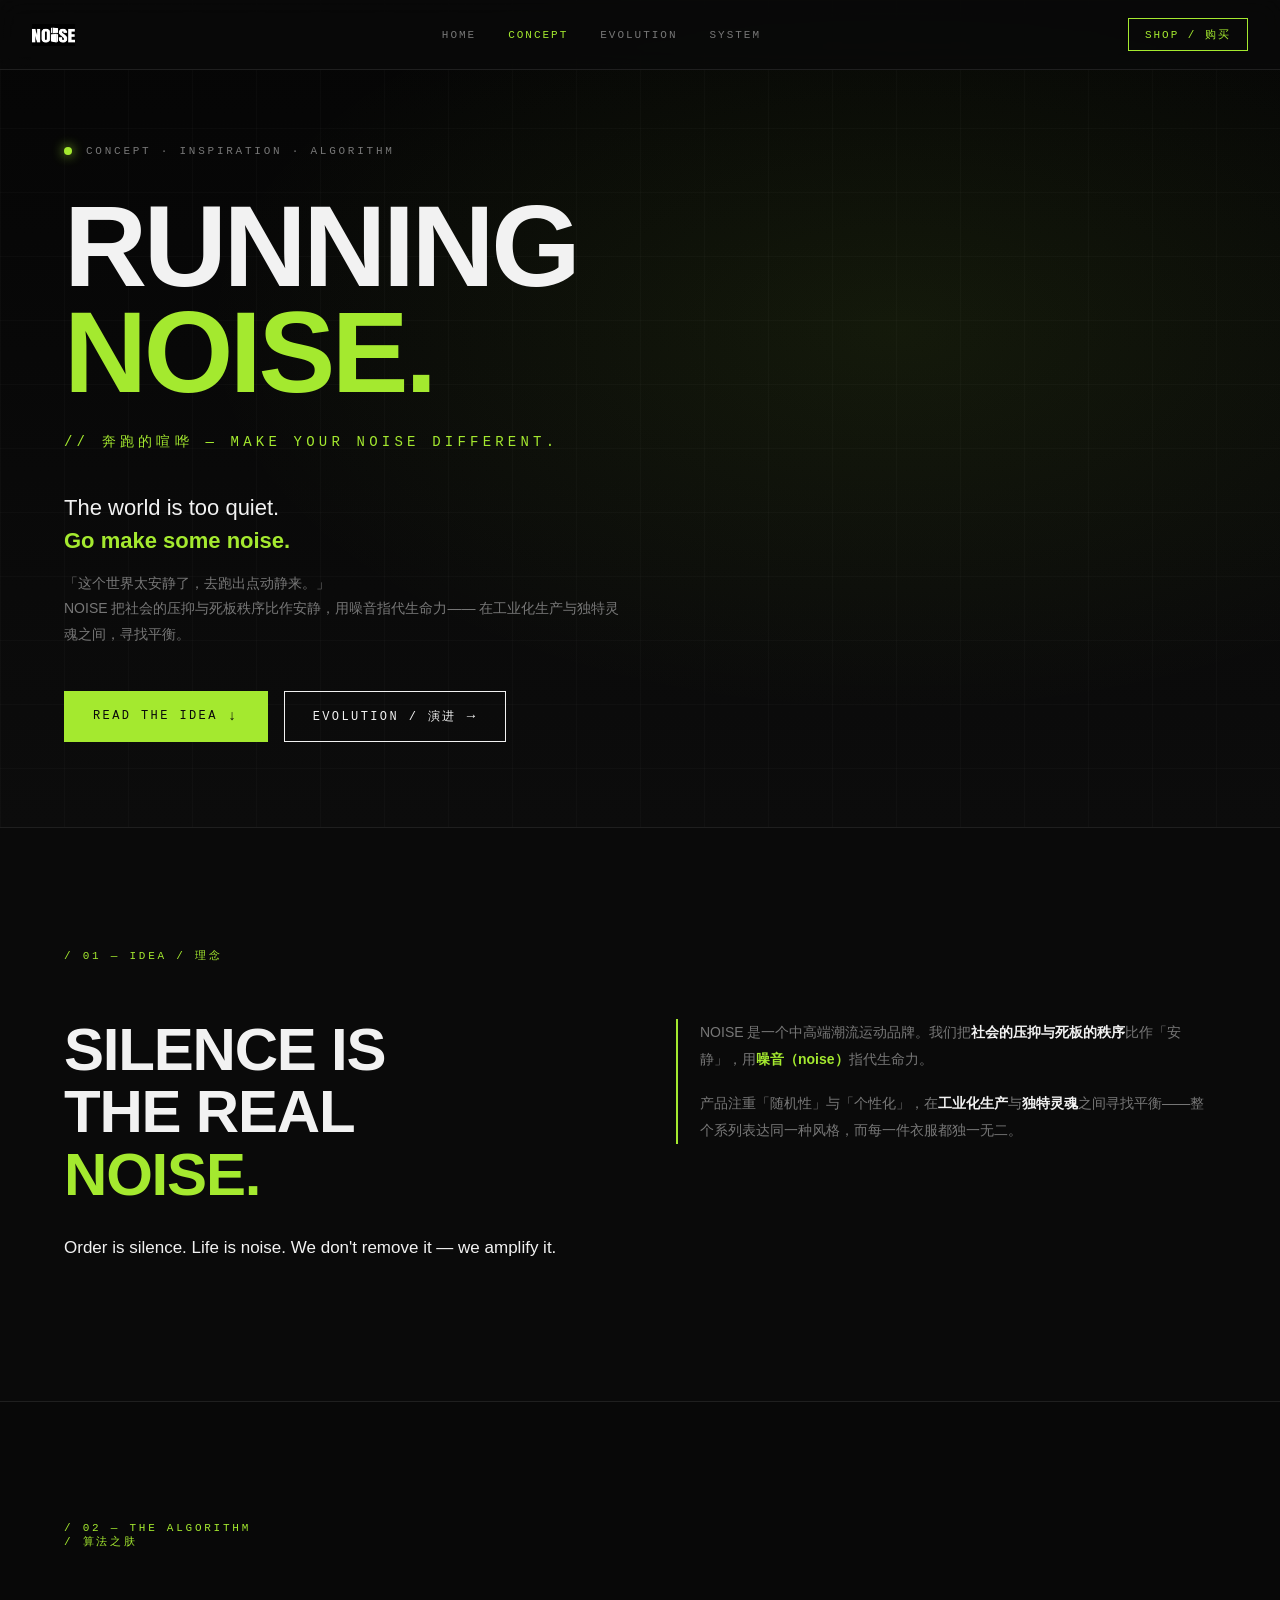
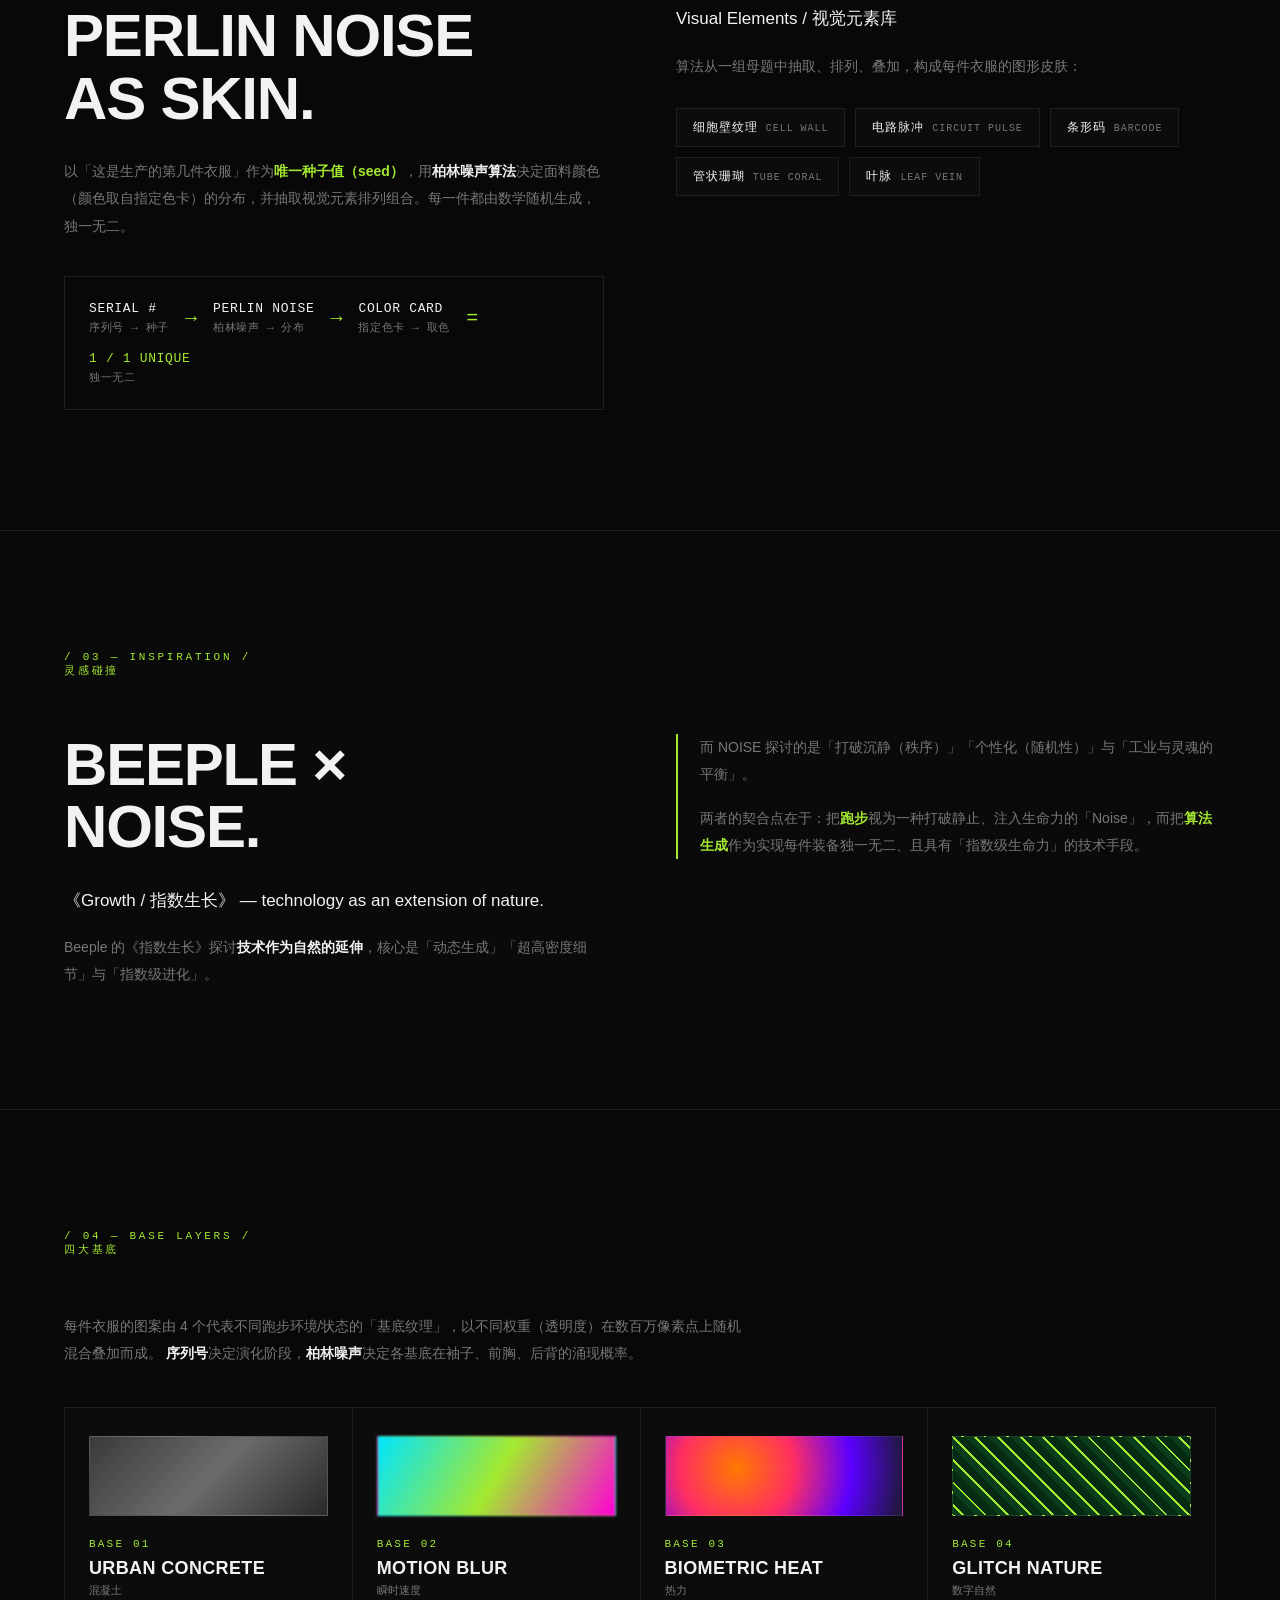
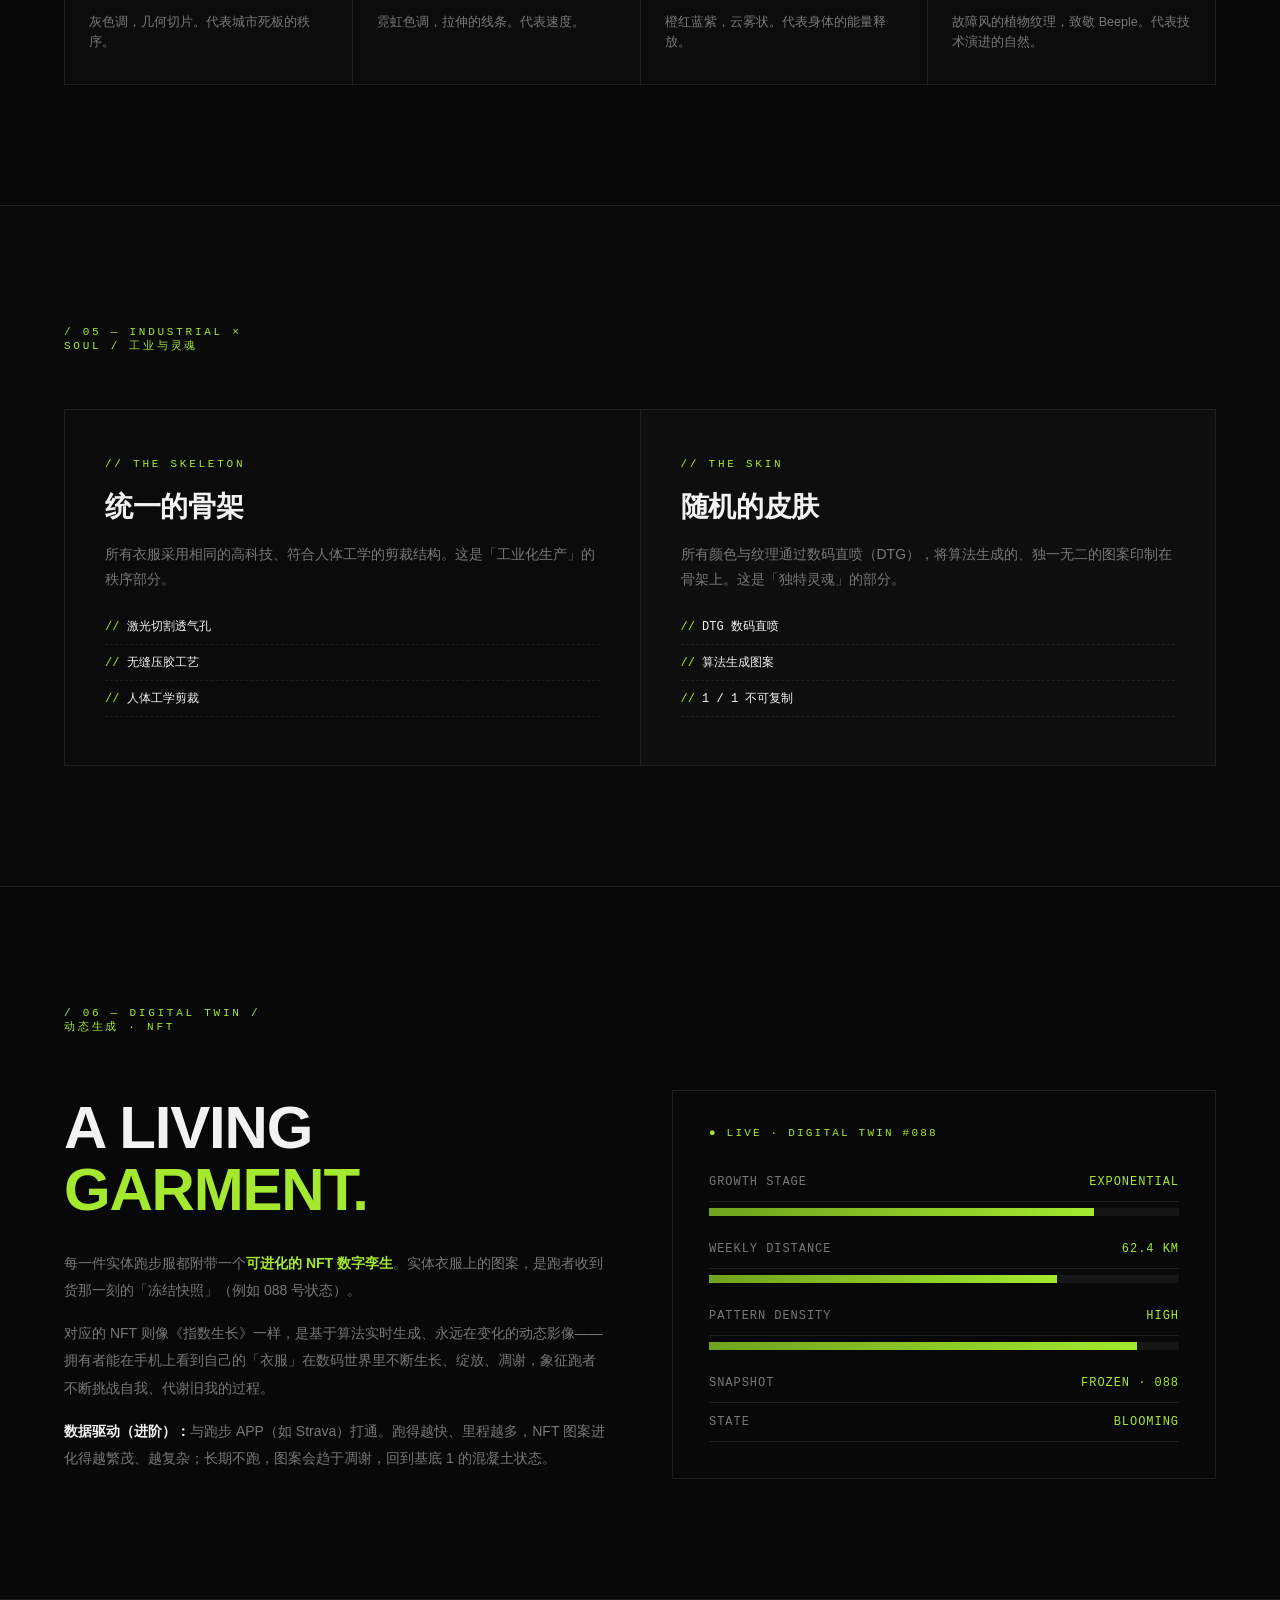
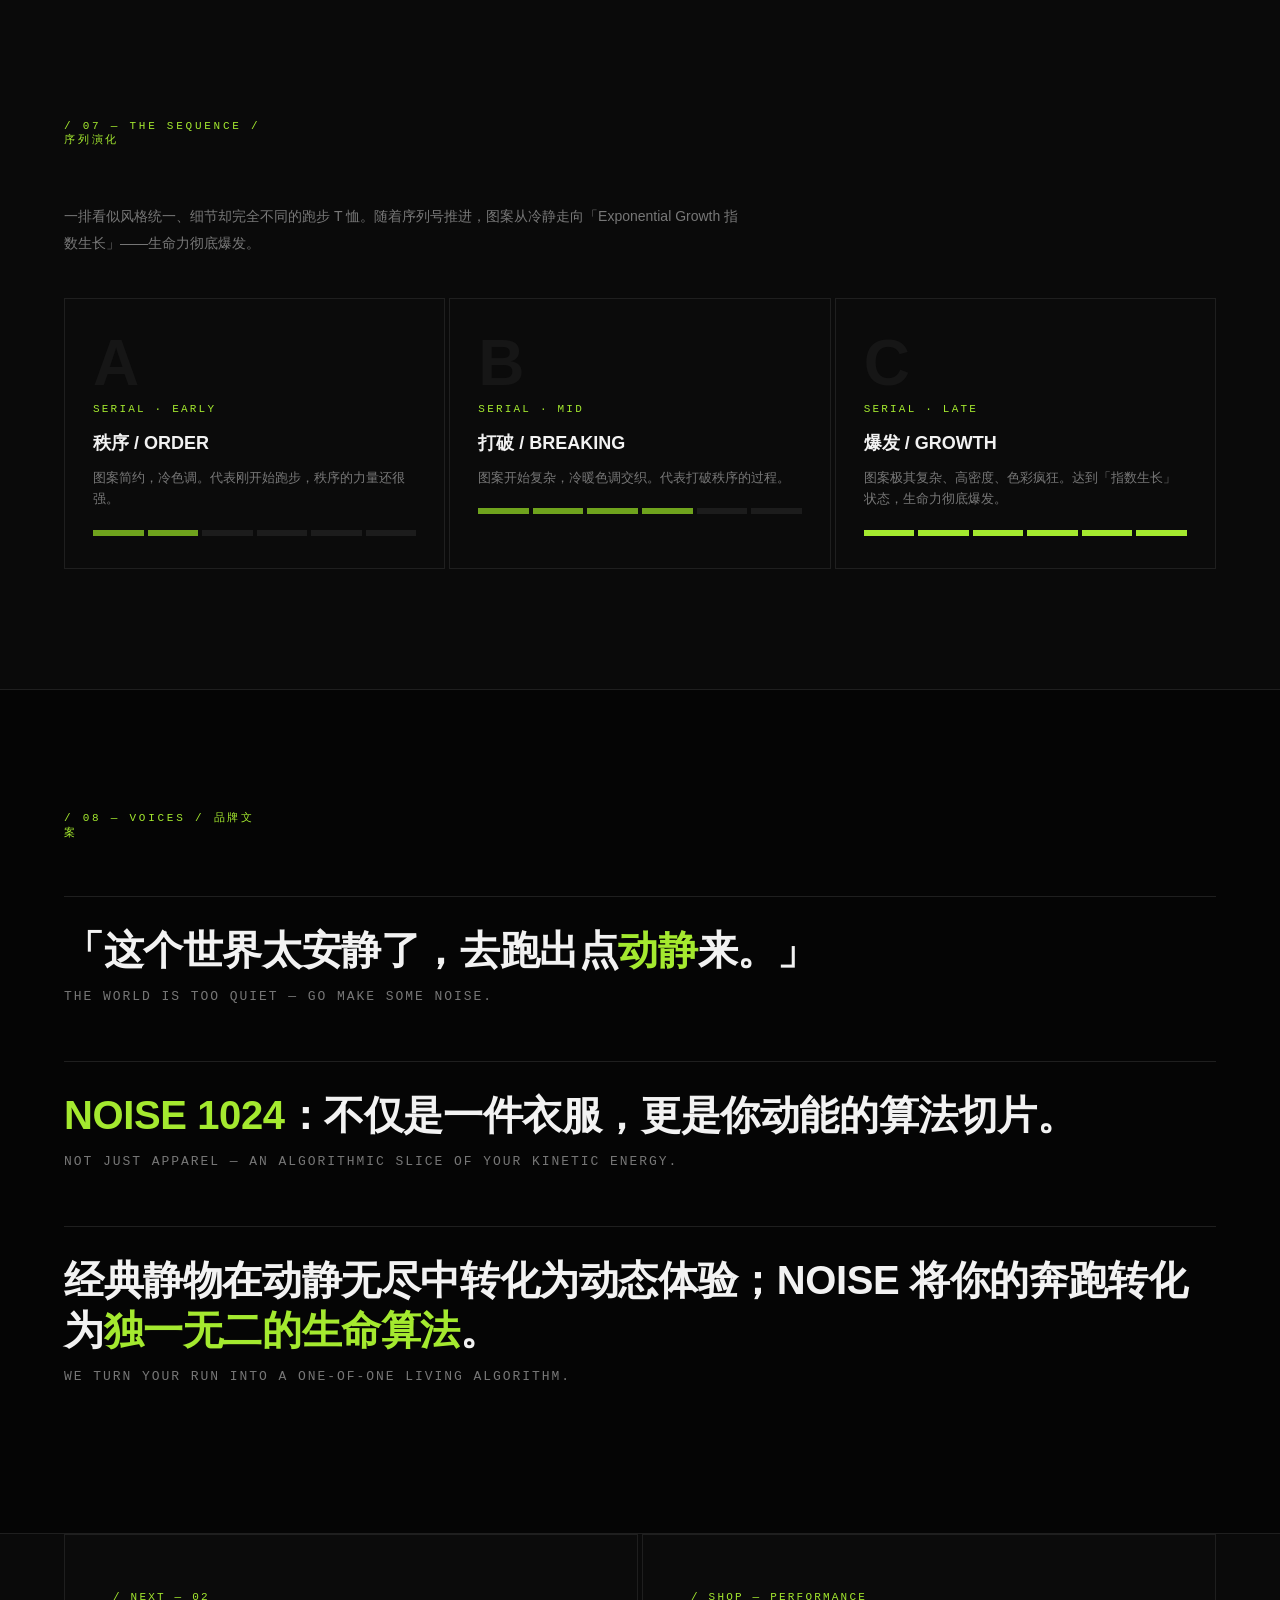
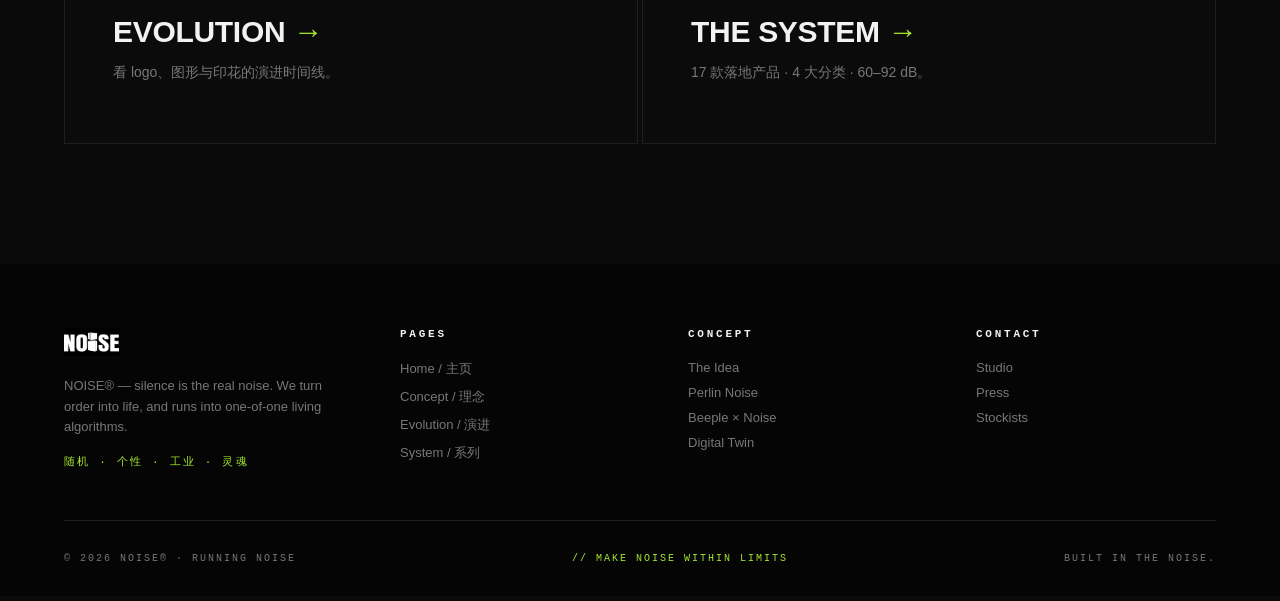
<file: concept.html>
<!DOCTYPE html>
<html lang="zh-CN">
<head>
<meta charset="UTF-8">
<meta name="viewport" content="width=device-width, initial-scale=1.0">
<title>NOISE® — CONCEPT / 理念 · 灵感</title>
<link rel="stylesheet" href="assets/noise.css">
<style>
  /* ---------- concept page specific ---------- */
  .c-hero {
    position: relative;
    min-height: 92vh;
    display: flex;
    align-items: center;
    padding: 140px 64px 80px;
    overflow: hidden;
    border-bottom: 1px solid var(--line);
  }
  .c-hero-bg {
    position: absolute; inset: 0; z-index: 0;
    background:
      radial-gradient(ellipse at 70% 40%, rgba(164,233,47,0.08), transparent 55%),
      linear-gradient(180deg, #050505, #0c0c0c);
  }
  .c-hero-grid {
    position: absolute; inset: 0; z-index: 1;
    background-image:
      linear-gradient(rgba(255,255,255,0.02) 1px, transparent 1px),
      linear-gradient(90deg, rgba(255,255,255,0.02) 1px, transparent 1px);
    background-size: 64px 64px;
  }
  .c-hero-inner { position: relative; z-index: 2; max-width: 1100px; }
  .c-kicker {
    display: flex; align-items: center; gap: 14px;
    font-family: 'JetBrains Mono', monospace;
    font-size: 11px; letter-spacing: 0.25em; color: var(--mute);
    text-transform: uppercase; margin-bottom: 36px;
  }
  .c-kicker .dot {
    width: 8px; height: 8px; border-radius: 50%;
    background: var(--acid); box-shadow: 0 0 12px var(--acid);
    animation: cpulse 2s ease-in-out infinite;
  }
  @keyframes cpulse { 0%,100%{opacity:1} 50%{opacity:.4} }
  .c-hero h1 {
    font-size: clamp(52px, 9vw, 132px);
    font-weight: 900; line-height: 0.92;
    letter-spacing: -0.03em; text-transform: uppercase;
    margin-bottom: 28px;
  }
  .c-hero h1 .ln { display: block; }
  .c-hero-sub {
    font-family: 'JetBrains Mono', monospace;
    font-size: 14px; letter-spacing: 0.3em; color: var(--acid);
    text-transform: uppercase; margin-bottom: 40px;
  }
  .c-hero-statement {
    max-width: 640px; font-size: 22px; line-height: 1.5;
    color: var(--fg); margin-bottom: 14px; font-weight: 300;
  }
  .c-hero-statement b { color: var(--acid); font-weight: 600; }
  .c-hero-cn { max-width: 560px; font-size: 14px; line-height: 1.8; color: var(--mute); margin-bottom: 44px; }
  .c-hero-cta { display: flex; gap: 16px; flex-wrap: wrap; }

  /* statement / manifesto block */
  .c-block { display: grid; grid-template-columns: 1fr 1fr; gap: 72px; align-items: start; }
  .c-h2 {
    font-size: clamp(34px, 5vw, 60px); font-weight: 900;
    line-height: 1.04; letter-spacing: -0.02em; text-transform: uppercase;
    margin-bottom: 28px;
  }
  .c-lead { font-size: 17px; line-height: 1.6; color: var(--fg); margin-bottom: 20px; }
  .c-cn { font-size: 14px; line-height: 1.95; color: var(--mute); }
  .c-cn + .c-cn { margin-top: 16px; }
  .c-quote-bar { border-left: 2px solid var(--acid); padding-left: 22px; }

  /* visual element tags */
  .c-tags { display: flex; flex-wrap: wrap; gap: 10px; margin-top: 28px; }
  .c-tag {
    font-family: 'JetBrains Mono', monospace; font-size: 12px;
    letter-spacing: 0.08em; color: var(--fg);
    border: 1px solid var(--line); padding: 10px 16px;
    background: #0c0c0c; transition: all .2s;
  }
  .c-tag:hover { border-color: var(--acid); color: var(--acid); }
  .c-tag .en { color: var(--mute); margin-left: 8px; font-size: 10px; }

  /* algorithm formula strip */
  .c-formula {
    display: flex; flex-wrap: wrap; align-items: center; gap: 16px;
    font-family: 'JetBrains Mono', monospace; margin-top: 36px;
    padding: 24px; border: 1px solid var(--line); background: #080808;
  }
  .c-formula .f { color: var(--fg); font-size: 13px; letter-spacing: 0.05em; }
  .c-formula .f .k { color: var(--acid); display: block; font-size: 11px; margin-top: 4px; color: var(--mute); }
  .c-formula .op { color: var(--acid); font-size: 20px; }

  /* four base layers */
  .c-layers { display: grid; grid-template-columns: repeat(4, 1fr); gap: 1px; background: var(--line); border: 1px solid var(--line); }
  .c-layer { background: #0c0c0c; padding: 28px 24px 32px; position: relative; min-height: 260px; display: flex; flex-direction: column; }
  .c-layer .swatch { height: 80px; margin-bottom: 22px; border: 1px solid rgba(255,255,255,0.08); }
  .c-layer .sw1 { background: linear-gradient(135deg,#3a3a3a,#6b6b6b,#2a2a2a); }
  .c-layer .sw2 { background: linear-gradient(120deg,#00e5ff,#a4e92f,#ff00d4); filter: blur(1px); }
  .c-layer .sw3 { background: radial-gradient(circle at 30% 40%,#ff7a00,#ff2e63,#5b00ff,#1a1a2e); }
  .c-layer .sw4 { background: repeating-linear-gradient(45deg,#0a3d1a 0 6px,#a4e92f 6px 8px,#062b12 8px 16px); }
  .c-layer .idx { font-family: 'JetBrains Mono', monospace; font-size: 11px; color: var(--acid); letter-spacing: 0.2em; margin-bottom: 8px; }
  .c-layer h3 { font-size: 18px; font-weight: 800; text-transform: uppercase; letter-spacing: 0.02em; margin-bottom: 4px; }
  .c-layer .cnname { font-family: 'JetBrains Mono', monospace; font-size: 11px; color: var(--mute); margin-bottom: 14px; }
  .c-layer p { font-size: 12.5px; line-height: 1.6; color: var(--mute); }

  /* split: industrial vs soul */
  .c-split { display: grid; grid-template-columns: 1fr 1fr; gap: 1px; background: var(--line); border: 1px solid var(--line); }
  .c-split > div { padding: 48px 40px; background: #0b0b0b; }
  .c-split .soul { background: #0e0e0e; }
  .c-split .tag { font-family: 'JetBrains Mono', monospace; font-size: 11px; letter-spacing: 0.25em; color: var(--acid); margin-bottom: 18px; text-transform: uppercase; }
  .c-split h3 { font-size: 28px; font-weight: 900; text-transform: uppercase; margin-bottom: 16px; letter-spacing: -0.01em; }
  .c-split p { font-size: 14px; line-height: 1.75; color: var(--mute); }
  .c-split ul { list-style: none; margin-top: 18px; }
  .c-split li { font-family: 'JetBrains Mono', monospace; font-size: 12px; color: var(--fg); padding: 9px 0; border-bottom: 1px dashed rgba(255,255,255,0.08); }
  .c-split li::before { content: "// "; color: var(--acid); }

  /* digital twin */
  .c-twin { display: grid; grid-template-columns: 1fr 1fr; gap: 64px; align-items: center; }
  .c-twin-card { border: 1px solid var(--line); background: #080808; padding: 36px; }
  .c-twin-card .label { font-family: 'JetBrains Mono', monospace; font-size: 11px; letter-spacing: 0.2em; color: var(--acid); margin-bottom: 24px; }
  .c-meter { font-family: 'JetBrains Mono', monospace; }
  .c-meter .row { display: flex; justify-content: space-between; padding: 12px 0; border-bottom: 1px solid var(--line); font-size: 12px; color: var(--mute); letter-spacing: 0.08em; }
  .c-meter .row .v { color: var(--acid); }
  .c-bar { height: 8px; background: #161616; margin-top: 6px; overflow: hidden; }
  .c-bar span { display: block; height: 100%; background: linear-gradient(90deg,var(--acid-dim),var(--acid)); }

  /* sequence A/B/C */
  .c-seq { display: grid; grid-template-columns: repeat(3, 1fr); gap: 4px; }
  .c-step { position: relative; border: 1px solid var(--line); background: #0b0b0b; padding: 32px 28px; overflow: hidden; }
  .c-step .no { font-size: 64px; font-weight: 900; color: #161616; line-height: 1; }
  .c-step .seq { font-family: 'JetBrains Mono', monospace; font-size: 11px; letter-spacing: 0.2em; color: var(--acid); margin: 8px 0 16px; }
  .c-step h4 { font-size: 18px; font-weight: 800; text-transform: uppercase; margin-bottom: 12px; }
  .c-step p { font-size: 13px; line-height: 1.65; color: var(--mute); }
  .c-step .density { display: flex; gap: 4px; margin-top: 20px; }
  .c-step .density i { flex: 1; height: 6px; background: #1c1c1c; }
  .c-step.s1 .density i:nth-child(-n+2) { background: var(--acid-dim); }
  .c-step.s2 .density i:nth-child(-n+4) { background: var(--acid-dim); }
  .c-step.s3 .density i { background: var(--acid); }

  /* quotes */
  .c-quotes { display: grid; gap: 28px; }
  .c-quote {
    font-size: clamp(22px, 3.4vw, 40px); font-weight: 800; line-height: 1.25;
    letter-spacing: -0.01em; color: var(--fg);
    padding: 28px 0; border-top: 1px solid var(--line);
  }
  .c-quote .acid { color: var(--acid); }
  .c-quote .en { display: block; font-family: 'JetBrains Mono', monospace; font-size: 13px; font-weight: 400; letter-spacing: 0.15em; color: var(--mute); margin-top: 14px; text-transform: uppercase; }

  /* pagelink footer band */
  .c-next { display: grid; grid-template-columns: 1fr 1fr; gap: 4px; }
  .c-next a {
    display: block; padding: 56px 48px; background: #0b0b0b; border: 1px solid var(--line);
    transition: all .25s; position: relative;
  }
  .c-next a:hover { background: #101510; border-color: var(--acid); }
  .c-next .k { font-family: 'JetBrains Mono', monospace; font-size: 11px; letter-spacing: 0.2em; color: var(--acid); margin-bottom: 12px; }
  .c-next .t { font-size: 30px; font-weight: 900; text-transform: uppercase; letter-spacing: -0.01em; }
  .c-next .t .arrow { color: var(--acid); }

  @media (max-width: 1024px) {
    .c-block, .c-twin { grid-template-columns: 1fr; gap: 40px; }
    .c-layers { grid-template-columns: repeat(2, 1fr); }
    .c-seq { grid-template-columns: 1fr; }
    .c-split { grid-template-columns: 1fr; }
    .c-next { grid-template-columns: 1fr; }
    .c-hero { padding: 120px 40px 64px; }
  }
  @media (max-width: 640px) {
    .c-hero { padding: 100px 20px 48px; }
    .c-layers { grid-template-columns: 1fr; }
    .c-hero-statement { font-size: 18px; }
  }
</style>
</head>
<body>

<!-- ==================== NAV ==================== -->
<nav class="nav">
  <a href="index.html"><img src="屏幕截图_13-5-2026_14737_.jpeg" alt="NOISE" class="logo"></a>
  <div class="nav-links">
    <a href="index.html">Home</a>
    <a href="concept.html" class="active">Concept</a>
    <a href="evolution.html">Evolution</a>
    <a href="index.html#system">System</a>
  </div>
  <a href="index.html#system" class="nav-cta">Shop / 购买</a>
</nav>

<!-- ==================== HERO ==================== -->
<header class="c-hero">
  <div class="c-hero-bg"></div>
  <div class="c-hero-grid"></div>
  <div class="c-hero-inner">
    <div class="c-kicker"><span class="dot"></span><span>CONCEPT · INSPIRATION · ALGORITHM</span></div>
    <h1>
      <span class="ln">RUNNING</span>
      <span class="ln"><span class="acid">NOISE.</span></span>
    </h1>
    <div class="c-hero-sub">// 奔跑的喧哗 — make your noise different.</div>
    <p class="c-hero-statement">
      The world is too quiet.<br>
      <b>Go make some noise.</b>
    </p>
    <p class="c-hero-cn">
      「这个世界太安静了，去跑出点动静来。」<br>
      NOISE 把社会的压抑与死板秩序比作安静，用噪音指代生命力——
      在工业化生产与独特灵魂之间，寻找平衡。
    </p>
    <div class="c-hero-cta">
      <a href="#manifesto" class="btn primary">Read the Idea <span class="arrow">↓</span></a>
      <a href="evolution.html" class="btn">Evolution / 演进 <span class="arrow">→</span></a>
    </div>
  </div>
</header>

<!-- ==================== 01 MANIFESTO ==================== -->
<section class="section" id="manifesto">
  <div class="section-head"><div class="section-num">/ 01 — IDEA / 理念</div></div>
  <div class="c-block">
    <div>
      <h2 class="c-h2">SILENCE IS<br>THE REAL<br><span class="acid">NOISE.</span></h2>
      <p class="c-lead">Order is silence. Life is noise. We don't remove it — we amplify it.</p>
    </div>
    <div class="c-quote-bar">
      <p class="c-cn">NOISE 是一个中高端潮流运动品牌。我们把<b style="color:var(--fg)">社会的压抑与死板的秩序</b>比作「安静」，用<b style="color:var(--acid)">噪音（noise）</b>指代生命力。</p>
      <p class="c-cn">产品注重「随机性」与「个性化」，在<b style="color:var(--fg)">工业化生产</b>与<b style="color:var(--fg)">独特灵魂</b>之间寻找平衡——整个系列表达同一种风格，而每一件衣服都独一无二。</p>
    </div>
  </div>
</section>

<!-- ==================== 02 ALGORITHM ==================== -->
<section class="section" style="background:#080808;">
  <div class="section-head"><div class="section-num">/ 02 — THE ALGORITHM / 算法之肤</div></div>
  <div class="c-block">
    <div>
      <h2 class="c-h2">PERLIN NOISE<br>AS SKIN.</h2>
      <p class="c-cn">以「这是生产的第几件衣服」作为<b style="color:var(--acid)">唯一种子值（seed）</b>，用<b style="color:var(--fg)">柏林噪声算法</b>决定面料颜色（颜色取自指定色卡）的分布，并抽取视觉元素排列组合。每一件都由数学随机生成，独一无二。</p>
      <div class="c-formula">
        <div class="f">SERIAL #<span class="k">序列号 → 种子</span></div>
        <div class="op">→</div>
        <div class="f">PERLIN NOISE<span class="k">柏林噪声 → 分布</span></div>
        <div class="op">→</div>
        <div class="f">COLOR CARD<span class="k">指定色卡 → 取色</span></div>
        <div class="op">=</div>
        <div class="f" style="color:var(--acid)">1 / 1 UNIQUE<span class="k">独一无二</span></div>
      </div>
    </div>
    <div>
      <p class="c-lead">Visual Elements / 视觉元素库</p>
      <p class="c-cn">算法从一组母题中抽取、排列、叠加，构成每件衣服的图形皮肤：</p>
      <div class="c-tags">
        <span class="c-tag">细胞壁纹理<span class="en">CELL WALL</span></span>
        <span class="c-tag">电路脉冲<span class="en">CIRCUIT PULSE</span></span>
        <span class="c-tag">条形码<span class="en">BARCODE</span></span>
        <span class="c-tag">管状珊瑚<span class="en">TUBE CORAL</span></span>
        <span class="c-tag">叶脉<span class="en">LEAF VEIN</span></span>
      </div>
    </div>
  </div>
</section>

<!-- ==================== 03 INSPIRATION ==================== -->
<section class="section">
  <div class="section-head"><div class="section-num">/ 03 — INSPIRATION / 灵感碰撞</div></div>
  <div class="c-block">
    <div>
      <h2 class="c-h2">BEEPLE ×<br>NOISE.</h2>
      <p class="c-lead">《Growth / 指数生长》 — technology as an extension of nature.</p>
      <p class="c-cn">Beeple 的《指数生长》探讨<b style="color:var(--fg)">技术作为自然的延伸</b>，核心是「动态生成」「超高密度细节」与「指数级进化」。</p>
    </div>
    <div class="c-quote-bar">
      <p class="c-cn">而 NOISE 探讨的是「打破沉静（秩序）」「个性化（随机性）」与「工业与灵魂的平衡」。</p>
      <p class="c-cn">两者的契合点在于：把<b style="color:var(--acid)">跑步</b>视为一种打破静止、注入生命力的「Noise」，而把<b style="color:var(--acid)">算法生成</b>作为实现每件装备独一无二、且具有「指数级生命力」的技术手段。</p>
    </div>
  </div>
</section>

<!-- ==================== 04 FOUR BASE LAYERS ==================== -->
<section class="section" style="background:#080808;">
  <div class="section-head">
    <div class="section-num">/ 04 — BASE LAYERS / 四大基底</div>
  </div>
  <p class="c-cn" style="max-width:680px; margin-bottom:40px;">
    每件衣服的图案由 4 个代表不同跑步环境/状态的「基底纹理」，以不同权重（透明度）在数百万像素点上随机混合叠加而成。
    <b style="color:var(--fg)">序列号</b>决定演化阶段，<b style="color:var(--fg)">柏林噪声</b>决定各基底在袖子、前胸、后背的涌现概率。
  </p>
  <div class="c-layers">
    <div class="c-layer">
      <div class="swatch sw1"></div>
      <div class="idx">BASE 01</div>
      <h3>Urban Concrete</h3>
      <div class="cnname">混凝土</div>
      <p>灰色调，几何切片。代表城市死板的秩序。</p>
    </div>
    <div class="c-layer">
      <div class="swatch sw2"></div>
      <div class="idx">BASE 02</div>
      <h3>Motion Blur</h3>
      <div class="cnname">瞬时速度</div>
      <p>霓虹色调，拉伸的线条。代表速度。</p>
    </div>
    <div class="c-layer">
      <div class="swatch sw3"></div>
      <div class="idx">BASE 03</div>
      <h3>Biometric Heat</h3>
      <div class="cnname">热力</div>
      <p>橙红蓝紫，云雾状。代表身体的能量释放。</p>
    </div>
    <div class="c-layer">
      <div class="swatch sw4"></div>
      <div class="idx">BASE 04</div>
      <h3>Glitch Nature</h3>
      <div class="cnname">数字自然</div>
      <p>故障风的植物纹理，致敬 Beeple。代表技术演进的自然。</p>
    </div>
  </div>
</section>

<!-- ==================== 05 INDUSTRIAL vs SOUL ==================== -->
<section class="section">
  <div class="section-head"><div class="section-num">/ 05 — INDUSTRIAL × SOUL / 工业与灵魂</div></div>
  <div class="c-split">
    <div>
      <div class="tag">// THE SKELETON</div>
      <h3>统一的骨架</h3>
      <p>所有衣服采用相同的高科技、符合人体工学的剪裁结构。这是「工业化生产」的秩序部分。</p>
      <ul>
        <li>激光切割透气孔</li>
        <li>无缝压胶工艺</li>
        <li>人体工学剪裁</li>
      </ul>
    </div>
    <div class="soul">
      <div class="tag">// THE SKIN</div>
      <h3>随机的皮肤</h3>
      <p>所有颜色与纹理通过数码直喷（DTG），将算法生成的、独一无二的图案印制在骨架上。这是「独特灵魂」的部分。</p>
      <ul>
        <li>DTG 数码直喷</li>
        <li>算法生成图案</li>
        <li>1 / 1 不可复制</li>
      </ul>
    </div>
  </div>
</section>

<!-- ==================== 06 DIGITAL TWIN ==================== -->
<section class="section" style="background:#080808;">
  <div class="section-head"><div class="section-num">/ 06 — DIGITAL TWIN / 动态生成 · NFT</div></div>
  <div class="c-twin">
    <div>
      <h2 class="c-h2">A LIVING<br><span class="acid">GARMENT.</span></h2>
      <p class="c-cn">每一件实体跑步服都附带一个<b style="color:var(--acid)">可进化的 NFT 数字孪生</b>。实体衣服上的图案，是跑者收到货那一刻的「冻结快照」（例如 088 号状态）。</p>
      <p class="c-cn">对应的 NFT 则像《指数生长》一样，是基于算法实时生成、永远在变化的动态影像——拥有者能在手机上看到自己的「衣服」在数码世界里不断生长、绽放、凋谢，象征跑者不断挑战自我、代谢旧我的过程。</p>
      <p class="c-cn"><b style="color:var(--fg)">数据驱动（进阶）：</b>与跑步 APP（如 Strava）打通。跑得越快、里程越多，NFT 图案进化得越繁茂、越复杂；长期不跑，图案会趋于凋谢，回到基底 1 的混凝土状态。</p>
    </div>
    <div class="c-twin-card">
      <div class="label">● LIVE · DIGITAL TWIN #088</div>
      <div class="c-meter">
        <div class="row"><span>GROWTH STAGE</span><span class="v">EXPONENTIAL</span></div>
        <div class="c-bar"><span style="width:82%"></span></div>
        <div class="row" style="margin-top:14px;"><span>WEEKLY DISTANCE</span><span class="v">62.4 KM</span></div>
        <div class="c-bar"><span style="width:74%"></span></div>
        <div class="row" style="margin-top:14px;"><span>PATTERN DENSITY</span><span class="v">HIGH</span></div>
        <div class="c-bar"><span style="width:91%"></span></div>
        <div class="row" style="margin-top:14px;"><span>SNAPSHOT</span><span class="v">FROZEN · 088</span></div>
        <div class="row"><span>STATE</span><span class="v">BLOOMING</span></div>
      </div>
    </div>
  </div>
</section>

<!-- ==================== 07 SEQUENCE A/B/C ==================== -->
<section class="section">
  <div class="section-head"><div class="section-num">/ 07 — THE SEQUENCE / 序列演化</div></div>
  <p class="c-cn" style="max-width:680px; margin-bottom:40px;">
    一排看似风格统一、细节却完全不同的跑步 T 恤。随着序列号推进，图案从冷静走向「Exponential Growth 指数生长」——生命力彻底爆发。
  </p>
  <div class="c-seq">
    <div class="c-step s1">
      <div class="no">A</div>
      <div class="seq">SERIAL · EARLY</div>
      <h4>秩序 / Order</h4>
      <p>图案简约，冷色调。代表刚开始跑步，秩序的力量还很强。</p>
      <div class="density"><i></i><i></i><i></i><i></i><i></i><i></i></div>
    </div>
    <div class="c-step s2">
      <div class="no">B</div>
      <div class="seq">SERIAL · MID</div>
      <h4>打破 / Breaking</h4>
      <p>图案开始复杂，冷暖色调交织。代表打破秩序的过程。</p>
      <div class="density"><i></i><i></i><i></i><i></i><i></i><i></i></div>
    </div>
    <div class="c-step s3">
      <div class="no">C</div>
      <div class="seq">SERIAL · LATE</div>
      <h4>爆发 / Growth</h4>
      <p>图案极其复杂、高密度、色彩疯狂。达到「指数生长」状态，生命力彻底爆发。</p>
      <div class="density"><i></i><i></i><i></i><i></i><i></i><i></i></div>
    </div>
  </div>
</section>

<!-- ==================== 08 VOICES ==================== -->
<section class="section" style="background:#050505;">
  <div class="section-head"><div class="section-num">/ 08 — VOICES / 品牌文案</div></div>
  <div class="c-quotes">
    <div class="c-quote">「这个世界太安静了，去跑出点<span class="acid">动静</span>来。」
      <span class="en">The world is too quiet — go make some noise.</span>
    </div>
    <div class="c-quote"><span class="acid">NOISE 1024</span>：不仅是一件衣服，更是你动能的算法切片。
      <span class="en">Not just apparel — an algorithmic slice of your kinetic energy.</span>
    </div>
    <div class="c-quote">经典静物在动静无尽中转化为动态体验；NOISE 将你的奔跑转化为<span class="acid">独一无二的生命算法</span>。
      <span class="en">We turn your run into a one-of-one living algorithm.</span>
    </div>
  </div>
</section>

<!-- ==================== NEXT / CROSS-LINKS ==================== -->
<section class="section" style="padding-top:0; border-bottom:none;">
  <div class="c-next">
    <a href="evolution.html">
      <div class="k">/ NEXT — 02</div>
      <div class="t">EVOLUTION <span class="arrow">→</span></div>
      <p class="c-cn" style="margin-top:10px;">看 logo、图形与印花的演进时间线。</p>
    </a>
    <a href="index.html#system">
      <div class="k">/ SHOP — PERFORMANCE</div>
      <div class="t">THE SYSTEM <span class="arrow">→</span></div>
      <p class="c-cn" style="margin-top:10px;">17 款落地产品 · 4 大分类 · 60–92 dB。</p>
    </a>
  </div>
</section>

<!-- ==================== FOOTER ==================== -->
<footer class="footer">
  <div class="footer-top">
    <div>
      <img src="屏幕截图_13-5-2026_14737_.jpeg" alt="NOISE" class="footer-logo">
      <p style="font-size:13px; line-height:1.6; max-width:320px; color:var(--mute);">
        NOISE® — silence is the real noise. We turn order into life, and runs into one-of-one living algorithms.
      </p>
      <p style="font-size:11px; font-family:'JetBrains Mono', monospace; letter-spacing:0.2em; color:var(--acid); margin-top:16px;">
        随机 · 个性 · 工业 · 灵魂
      </p>
    </div>
    <div class="footer-col">
      <h4>Pages</h4>
      <ul>
        <li><a href="index.html">Home / 主页</a></li>
        <li><a href="concept.html">Concept / 理念</a></li>
        <li><a href="evolution.html">Evolution / 演进</a></li>
        <li><a href="index.html#system">System / 系列</a></li>
      </ul>
    </div>
    <div class="footer-col">
      <h4>Concept</h4>
      <ul>
        <li><a href="#manifesto">The Idea</a></li>
        <li><a href="#">Perlin Noise</a></li>
        <li><a href="#">Beeple × Noise</a></li>
        <li><a href="#">Digital Twin</a></li>
      </ul>
    </div>
    <div class="footer-col">
      <h4>Contact</h4>
      <ul>
        <li><a href="index.html#contact">Studio</a></li>
        <li><a href="#">Press</a></li>
        <li><a href="#">Stockists</a></li>
      </ul>
    </div>
  </div>
  <div class="footer-bottom">
    <span>© 2026 NOISE® · RUNNING NOISE</span>
    <span class="footer-mark">// MAKE NOISE WITHIN LIMITS</span>
    <span>BUILT IN THE NOISE.</span>
  </div>
</footer>

</body>
</html>
</file>
<file: assets/noise.css>
/* ============================================================
   NOISE® — shared design system
   used by: index.html · concept.html · evolution.html
   ============================================================ */
:root {
  --bg: #0a0a0a;
  --bg-2: #111111;
  --fg: #f2f2f2;
  --mute: #777777;
  --line: #1f1f1f;
  --acid: #a4e92f;
  --acid-dim: #6fa31d;
  --warn: #ff3b30;
}

* { box-sizing: border-box; margin: 0; padding: 0; }

html, body {
  background: var(--bg);
  color: var(--fg);
  font-family: 'Helvetica Neue', Arial, sans-serif;
  -webkit-font-smoothing: antialiased;
  overflow-x: hidden;
}

a { color: inherit; text-decoration: none; }
img { display: block; max-width: 100%; }

.mono { font-family: 'JetBrains Mono', 'Courier New', monospace; }
.acid { color: var(--acid); }

/* ========== NAV ========== */
.nav {
  position: fixed;
  top: 0; left: 0; right: 0;
  z-index: 100;
  display: flex;
  justify-content: space-between;
  align-items: center;
  padding: 18px 32px;
  background: rgba(10,10,10,0.78);
  backdrop-filter: blur(12px);
  border-bottom: 1px solid var(--line);
}
.nav .logo { height: 22px; filter: invert(1); }
.nav-links {
  display: flex;
  gap: 32px;
  font-family: 'JetBrains Mono', 'Courier New', monospace;
  font-size: 11px;
  letter-spacing: 0.18em;
  text-transform: uppercase;
  color: var(--mute);
}
.nav-links a { transition: color 0.2s; }
.nav-links a:hover,
.nav-links a.active { color: var(--acid); }
.nav-cta {
  font-family: 'JetBrains Mono', 'Courier New', monospace;
  font-size: 11px;
  letter-spacing: 0.18em;
  text-transform: uppercase;
  padding: 8px 16px;
  border: 1px solid var(--acid);
  color: var(--acid);
  transition: all 0.2s;
}
.nav-cta:hover { background: var(--acid); color: var(--bg); }

/* ========== BUTTONS ========== */
.btn {
  font-family: 'JetBrains Mono', 'Courier New', monospace;
  font-size: 12px;
  letter-spacing: 0.2em;
  text-transform: uppercase;
  padding: 16px 28px;
  border: 1px solid var(--fg);
  color: var(--fg);
  cursor: pointer;
  transition: all 0.2s;
  display: inline-flex;
  align-items: center;
  gap: 10px;
}
.btn:hover { background: var(--fg); color: var(--bg); }
.btn.primary { background: var(--acid); color: var(--bg); border-color: var(--acid); }
.btn.primary:hover { background: transparent; color: var(--acid); }
.btn .arrow { font-size: 14px; }

/* ========== SECTION SCAFFOLD ========== */
.section {
  padding: 120px 64px;
  border-bottom: 1px solid var(--line);
  position: relative;
}
.section-head {
  display: grid;
  grid-template-columns: 200px 1fr;
  gap: 48px;
  margin-bottom: 56px;
  align-items: end;
}
.section-num {
  font-family: 'JetBrains Mono', 'Courier New', monospace;
  font-size: 11px;
  letter-spacing: 0.25em;
  color: var(--acid);
  text-transform: uppercase;
}
.section-title {
  font-size: 56px;
  font-weight: 900;
  letter-spacing: -0.02em;
  line-height: 1;
  text-transform: uppercase;
}

/* ========== FOOTER ========== */
.footer { padding: 64px 64px 32px; background: #050505; color: var(--mute); }
.footer-top {
  display: grid;
  grid-template-columns: 1.2fr 1fr 1fr 1fr;
  gap: 48px;
  padding-bottom: 48px;
  border-bottom: 1px solid var(--line);
}
.footer-logo { height: 28px; filter: invert(1); margin-bottom: 20px; }
.footer-col h4 {
  font-family: 'JetBrains Mono', 'Courier New', monospace;
  font-size: 11px;
  letter-spacing: 0.25em;
  color: var(--fg);
  text-transform: uppercase;
  margin-bottom: 20px;
}
.footer-col ul { list-style: none; }
.footer-col li { margin-bottom: 10px; font-size: 13px; }
.footer-col li a:hover { color: var(--acid); }
.footer-bottom {
  display: flex;
  justify-content: space-between;
  align-items: center;
  padding-top: 32px;
  font-family: 'JetBrains Mono', 'Courier New', monospace;
  font-size: 10px;
  letter-spacing: 0.2em;
  color: var(--mute);
  text-transform: uppercase;
  gap: 16px;
  flex-wrap: wrap;
}
.footer-mark { color: var(--acid); }

/* ========== SHARED LIGHTBOX ========== */
.lb {
  position: fixed; inset: 0; z-index: 1000;
  background: rgba(5,5,5,0.94);
  backdrop-filter: blur(6px);
  display: none; align-items: center; justify-content: center;
  padding: 40px; cursor: zoom-out;
}
.lb.open { display: flex; }
.lb img {
  max-width: 100%; max-height: 100%; object-fit: contain;
  border: 1px solid var(--line);
  box-shadow: 0 0 60px rgba(0,0,0,0.8);
}
.lb-close {
  position: absolute; top: 24px; right: 32px;
  font-family: 'JetBrains Mono', 'Courier New', monospace;
  font-size: 12px; letter-spacing: 0.2em;
  color: var(--acid); border: 1px solid var(--acid);
  padding: 8px 14px; cursor: pointer;
}

/* ========== RESPONSIVE (shared) ========== */
@media (max-width: 1024px) {
  .section { padding: 96px 40px; }
  .section-head { grid-template-columns: 1fr; gap: 16px; }
  .section-title { font-size: 40px; }
  .footer-top { grid-template-columns: 1fr 1fr; }
}
@media (max-width: 640px) {
  .nav { padding: 14px 20px; }
  .nav-links { display: none; }
  .section { padding: 72px 20px; }
  .footer { padding: 48px 20px 24px; }
  .footer-top { grid-template-columns: 1fr; }
}
</file>
